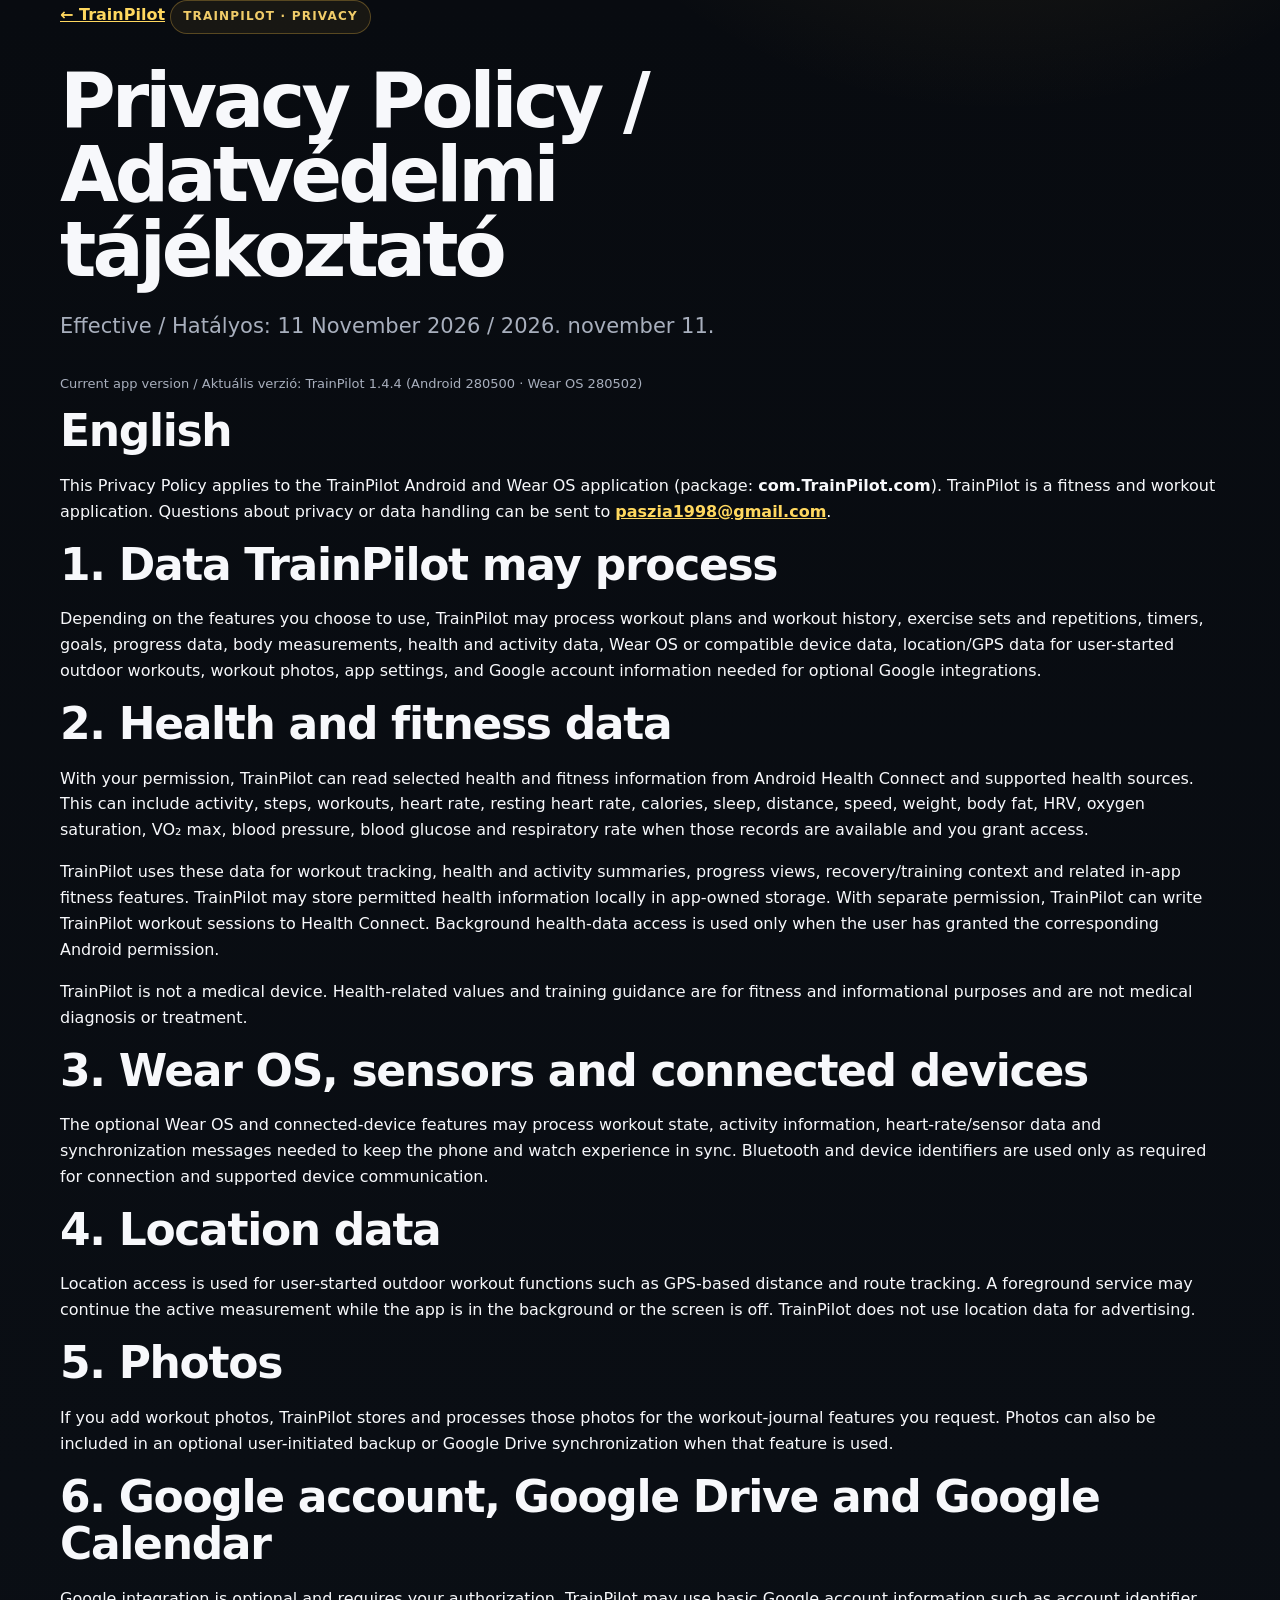
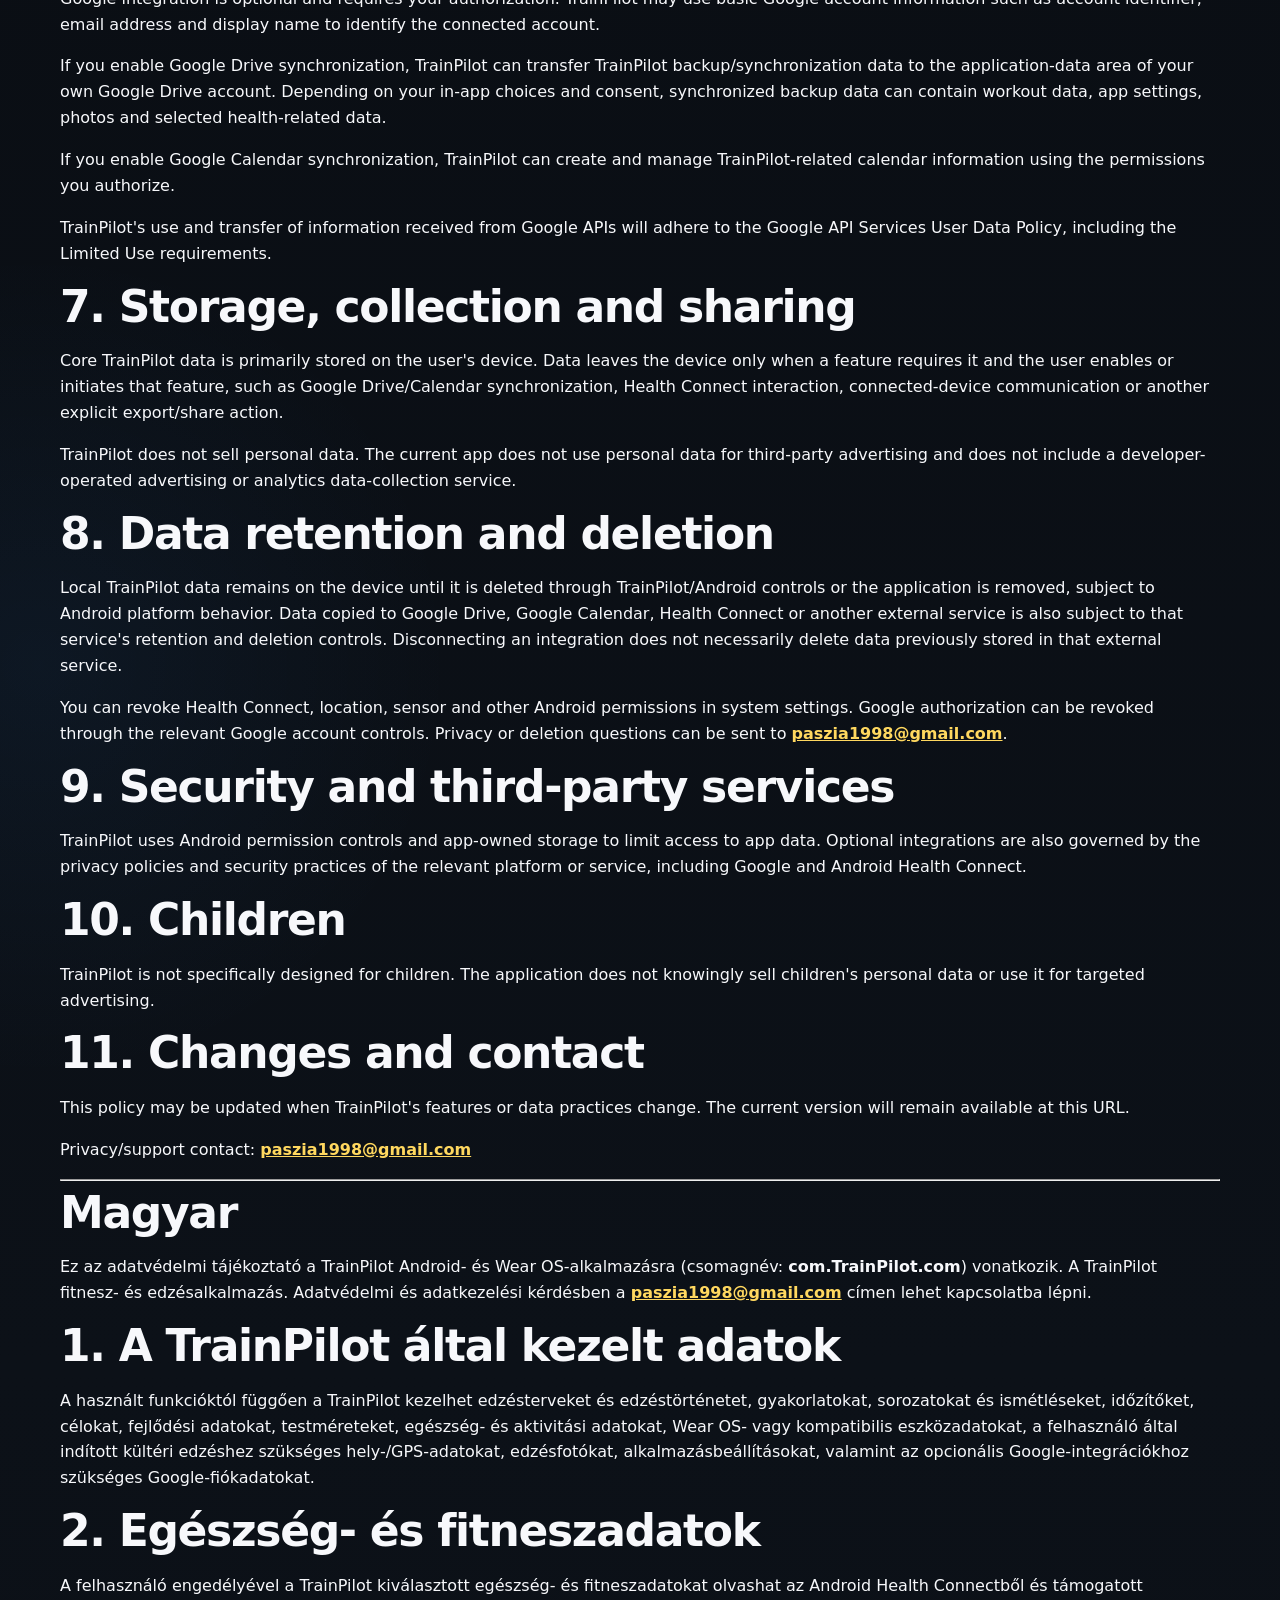
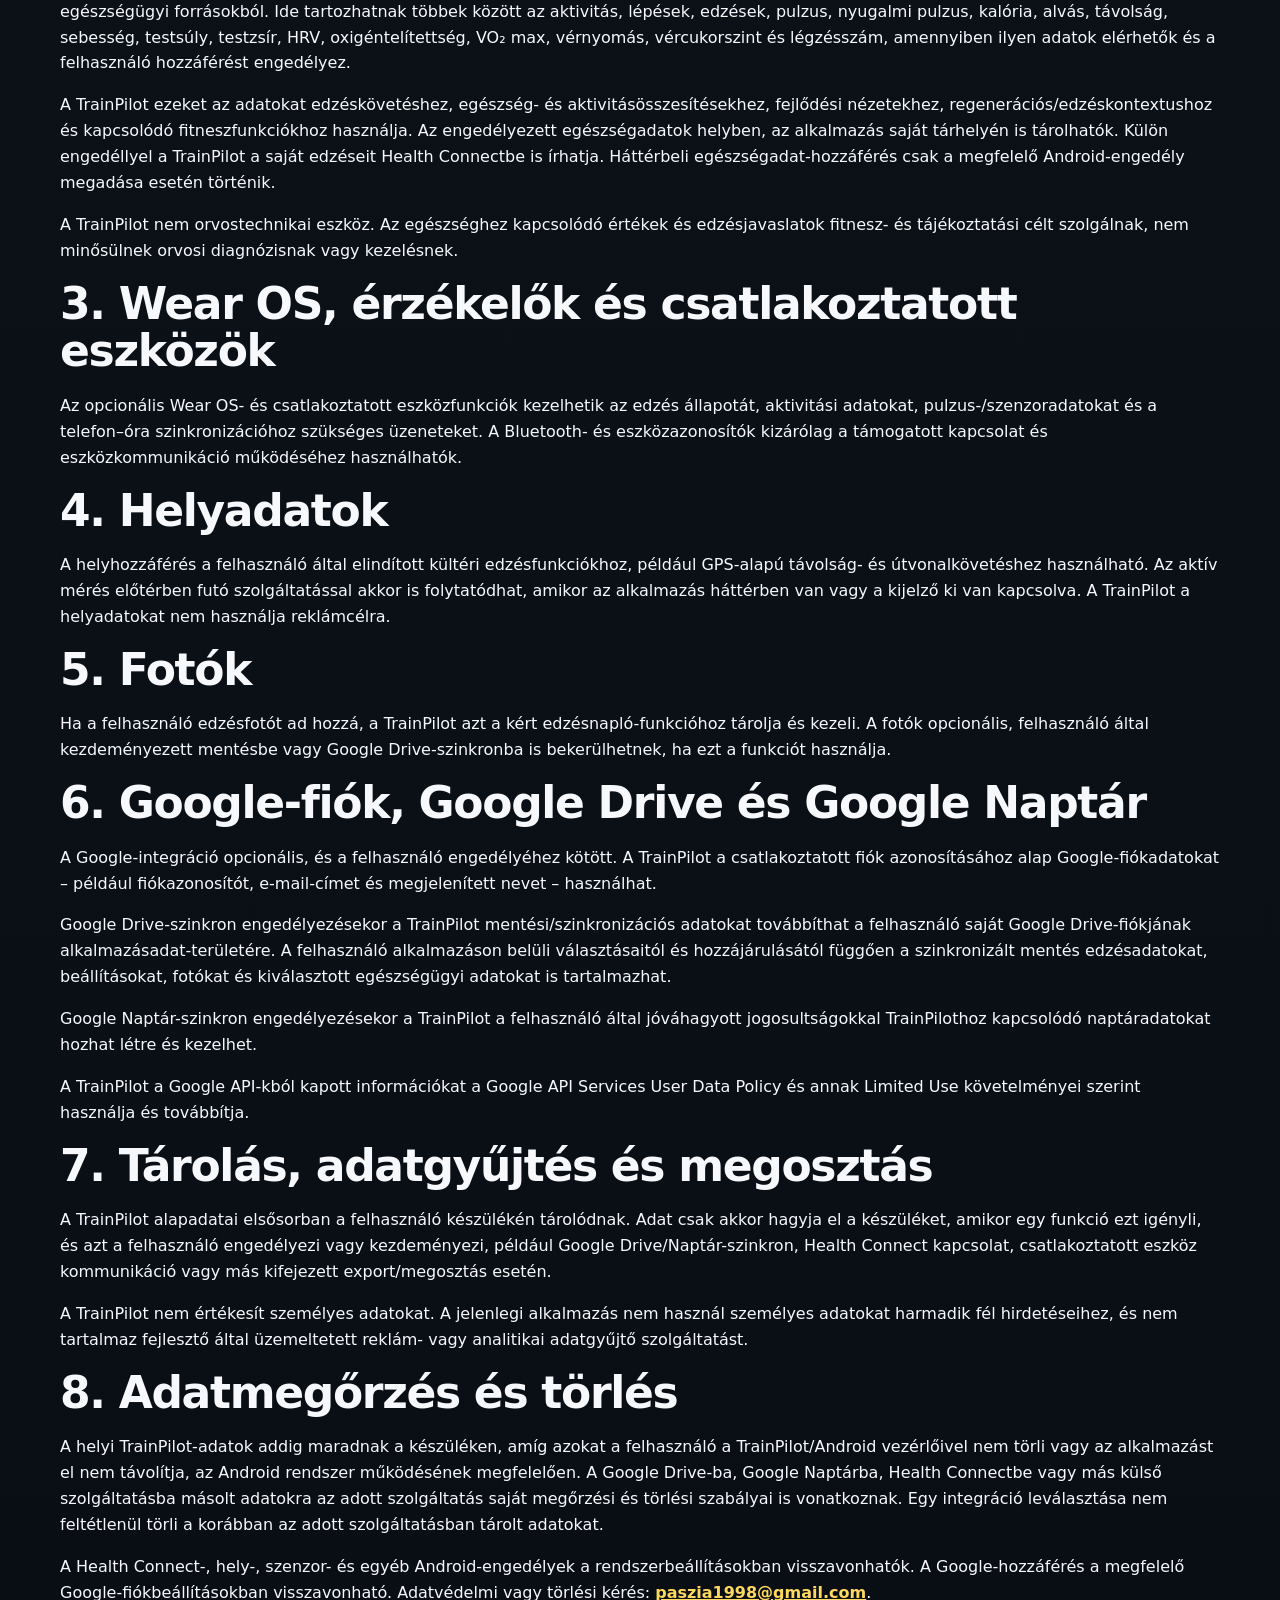
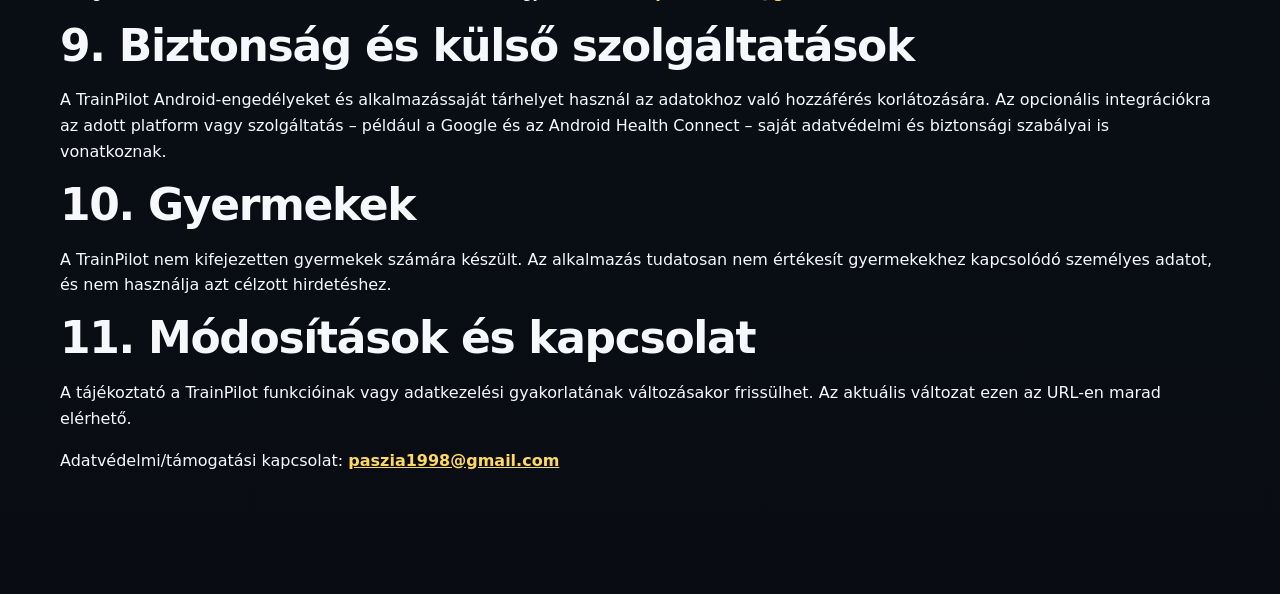
<file: privacy.html>
<!doctype html>
<html lang="en">
<head>
  <meta charset="utf-8">
  <meta name="viewport" content="width=device-width,initial-scale=1,viewport-fit=cover">
  <meta name="theme-color" content="#090c11">
  <meta name="description" content="TrainPilot Privacy Policy — how the Android and Wear OS app handles workout, health, location, wearable, photo and Google integration data.">
  <title>TrainPilot Privacy Policy</title>
  <link rel="icon" href="./favicon.svg" type="image/svg+xml">
  <link rel="stylesheet" href="./styles.css?v=10">
</head>
<body>
<main class="page">
  <div class="wrap policy">
    <a class="text-link" href="./">← TrainPilot</a>
    <span class="eyebrow">TRAINPILOT · PRIVACY</span>
    <h1>Privacy Policy / Adatvédelmi tájékoztató</h1>
    <p class="lead">Effective / Hatályos: 11 November 2026 / 2026. november 11.</p>
    <p class="small muted">Current app version / Aktuális verzió: TrainPilot 1.4.4 (Android 280500 · Wear OS 280502)</p>

    <section>
      <h2>English</h2>
      <p>This Privacy Policy applies to the TrainPilot Android and Wear OS application (package: <strong>com.TrainPilot.com</strong>). TrainPilot is a fitness and workout application. Questions about privacy or data handling can be sent to <a class="text-link" href="mailto:paszia1998@gmail.com">paszia1998@gmail.com</a>.</p>
    </section>

    <section>
      <h2>1. Data TrainPilot may process</h2>
      <p>Depending on the features you choose to use, TrainPilot may process workout plans and workout history, exercise sets and repetitions, timers, goals, progress data, body measurements, health and activity data, Wear OS or compatible device data, location/GPS data for user-started outdoor workouts, workout photos, app settings, and Google account information needed for optional Google integrations.</p>
    </section>

    <section>
      <h2>2. Health and fitness data</h2>
      <p>With your permission, TrainPilot can read selected health and fitness information from Android Health Connect and supported health sources. This can include activity, steps, workouts, heart rate, resting heart rate, calories, sleep, distance, speed, weight, body fat, HRV, oxygen saturation, VO₂ max, blood pressure, blood glucose and respiratory rate when those records are available and you grant access.</p>
      <p>TrainPilot uses these data for workout tracking, health and activity summaries, progress views, recovery/training context and related in-app fitness features. TrainPilot may store permitted health information locally in app-owned storage. With separate permission, TrainPilot can write TrainPilot workout sessions to Health Connect. Background health-data access is used only when the user has granted the corresponding Android permission.</p>
      <p>TrainPilot is not a medical device. Health-related values and training guidance are for fitness and informational purposes and are not medical diagnosis or treatment.</p>
    </section>

    <section>
      <h2>3. Wear OS, sensors and connected devices</h2>
      <p>The optional Wear OS and connected-device features may process workout state, activity information, heart-rate/sensor data and synchronization messages needed to keep the phone and watch experience in sync. Bluetooth and device identifiers are used only as required for connection and supported device communication.</p>
    </section>

    <section>
      <h2>4. Location data</h2>
      <p>Location access is used for user-started outdoor workout functions such as GPS-based distance and route tracking. A foreground service may continue the active measurement while the app is in the background or the screen is off. TrainPilot does not use location data for advertising.</p>
    </section>

    <section>
      <h2>5. Photos</h2>
      <p>If you add workout photos, TrainPilot stores and processes those photos for the workout-journal features you request. Photos can also be included in an optional user-initiated backup or Google Drive synchronization when that feature is used.</p>
    </section>

    <section>
      <h2>6. Google account, Google Drive and Google Calendar</h2>
      <p>Google integration is optional and requires your authorization. TrainPilot may use basic Google account information such as account identifier, email address and display name to identify the connected account.</p>
      <p>If you enable Google Drive synchronization, TrainPilot can transfer TrainPilot backup/synchronization data to the application-data area of your own Google Drive account. Depending on your in-app choices and consent, synchronized backup data can contain workout data, app settings, photos and selected health-related data.</p>
      <p>If you enable Google Calendar synchronization, TrainPilot can create and manage TrainPilot-related calendar information using the permissions you authorize.</p>
      <p>TrainPilot's use and transfer of information received from Google APIs will adhere to the Google API Services User Data Policy, including the Limited Use requirements.</p>
    </section>

    <section>
      <h2>7. Storage, collection and sharing</h2>
      <p>Core TrainPilot data is primarily stored on the user's device. Data leaves the device only when a feature requires it and the user enables or initiates that feature, such as Google Drive/Calendar synchronization, Health Connect interaction, connected-device communication or another explicit export/share action.</p>
      <p>TrainPilot does not sell personal data. The current app does not use personal data for third-party advertising and does not include a developer-operated advertising or analytics data-collection service.</p>
    </section>

    <section>
      <h2>8. Data retention and deletion</h2>
      <p>Local TrainPilot data remains on the device until it is deleted through TrainPilot/Android controls or the application is removed, subject to Android platform behavior. Data copied to Google Drive, Google Calendar, Health Connect or another external service is also subject to that service's retention and deletion controls. Disconnecting an integration does not necessarily delete data previously stored in that external service.</p>
      <p>You can revoke Health Connect, location, sensor and other Android permissions in system settings. Google authorization can be revoked through the relevant Google account controls. Privacy or deletion questions can be sent to <a class="text-link" href="mailto:paszia1998@gmail.com">paszia1998@gmail.com</a>.</p>
    </section>

    <section>
      <h2>9. Security and third-party services</h2>
      <p>TrainPilot uses Android permission controls and app-owned storage to limit access to app data. Optional integrations are also governed by the privacy policies and security practices of the relevant platform or service, including Google and Android Health Connect.</p>
    </section>

    <section>
      <h2>10. Children</h2>
      <p>TrainPilot is not specifically designed for children. The application does not knowingly sell children's personal data or use it for targeted advertising.</p>
    </section>

    <section>
      <h2>11. Changes and contact</h2>
      <p>This policy may be updated when TrainPilot's features or data practices change. The current version will remain available at this URL.</p>
      <p>Privacy/support contact: <a class="text-link" href="mailto:paszia1998@gmail.com">paszia1998@gmail.com</a></p>
    </section>

    <hr>

    <section lang="hu">
      <h2>Magyar</h2>
      <p>Ez az adatvédelmi tájékoztató a TrainPilot Android- és Wear OS-alkalmazásra (csomagnév: <strong>com.TrainPilot.com</strong>) vonatkozik. A TrainPilot fitnesz- és edzésalkalmazás. Adatvédelmi és adatkezelési kérdésben a <a class="text-link" href="mailto:paszia1998@gmail.com">paszia1998@gmail.com</a> címen lehet kapcsolatba lépni.</p>
    </section>

    <section lang="hu">
      <h2>1. A TrainPilot által kezelt adatok</h2>
      <p>A használt funkcióktól függően a TrainPilot kezelhet edzésterveket és edzéstörténetet, gyakorlatokat, sorozatokat és ismétléseket, időzítőket, célokat, fejlődési adatokat, testméreteket, egészség- és aktivitási adatokat, Wear OS- vagy kompatibilis eszközadatokat, a felhasználó által indított kültéri edzéshez szükséges hely-/GPS-adatokat, edzésfotókat, alkalmazásbeállításokat, valamint az opcionális Google-integrációkhoz szükséges Google-fiókadatokat.</p>
    </section>

    <section lang="hu">
      <h2>2. Egészség- és fitneszadatok</h2>
      <p>A felhasználó engedélyével a TrainPilot kiválasztott egészség- és fitneszadatokat olvashat az Android Health Connectből és támogatott egészségügyi forrásokból. Ide tartozhatnak többek között az aktivitás, lépések, edzések, pulzus, nyugalmi pulzus, kalória, alvás, távolság, sebesség, testsúly, testzsír, HRV, oxigéntelítettség, VO₂ max, vérnyomás, vércukorszint és légzésszám, amennyiben ilyen adatok elérhetők és a felhasználó hozzáférést engedélyez.</p>
      <p>A TrainPilot ezeket az adatokat edzéskövetéshez, egészség- és aktivitásösszesítésekhez, fejlődési nézetekhez, regenerációs/edzéskontextushoz és kapcsolódó fitneszfunkciókhoz használja. Az engedélyezett egészségadatok helyben, az alkalmazás saját tárhelyén is tárolhatók. Külön engedéllyel a TrainPilot a saját edzéseit Health Connectbe is írhatja. Háttérbeli egészségadat-hozzáférés csak a megfelelő Android-engedély megadása esetén történik.</p>
      <p>A TrainPilot nem orvostechnikai eszköz. Az egészséghez kapcsolódó értékek és edzésjavaslatok fitnesz- és tájékoztatási célt szolgálnak, nem minősülnek orvosi diagnózisnak vagy kezelésnek.</p>
    </section>

    <section lang="hu">
      <h2>3. Wear OS, érzékelők és csatlakoztatott eszközök</h2>
      <p>Az opcionális Wear OS- és csatlakoztatott eszközfunkciók kezelhetik az edzés állapotát, aktivitási adatokat, pulzus-/szenzoradatokat és a telefon–óra szinkronizációhoz szükséges üzeneteket. A Bluetooth- és eszközazonosítók kizárólag a támogatott kapcsolat és eszközkommunikáció működéséhez használhatók.</p>
    </section>

    <section lang="hu">
      <h2>4. Helyadatok</h2>
      <p>A helyhozzáférés a felhasználó által elindított kültéri edzésfunkciókhoz, például GPS-alapú távolság- és útvonalkövetéshez használható. Az aktív mérés előtérben futó szolgáltatással akkor is folytatódhat, amikor az alkalmazás háttérben van vagy a kijelző ki van kapcsolva. A TrainPilot a helyadatokat nem használja reklámcélra.</p>
    </section>

    <section lang="hu">
      <h2>5. Fotók</h2>
      <p>Ha a felhasználó edzésfotót ad hozzá, a TrainPilot azt a kért edzésnapló-funkcióhoz tárolja és kezeli. A fotók opcionális, felhasználó által kezdeményezett mentésbe vagy Google Drive-szinkronba is bekerülhetnek, ha ezt a funkciót használja.</p>
    </section>

    <section lang="hu">
      <h2>6. Google-fiók, Google Drive és Google Naptár</h2>
      <p>A Google-integráció opcionális, és a felhasználó engedélyéhez kötött. A TrainPilot a csatlakoztatott fiók azonosításához alap Google-fiókadatokat – például fiókazonosítót, e-mail-címet és megjelenített nevet – használhat.</p>
      <p>Google Drive-szinkron engedélyezésekor a TrainPilot mentési/szinkronizációs adatokat továbbíthat a felhasználó saját Google Drive-fiókjának alkalmazásadat-területére. A felhasználó alkalmazáson belüli választásaitól és hozzájárulásától függően a szinkronizált mentés edzésadatokat, beállításokat, fotókat és kiválasztott egészségügyi adatokat is tartalmazhat.</p>
      <p>Google Naptár-szinkron engedélyezésekor a TrainPilot a felhasználó által jóváhagyott jogosultságokkal TrainPilothoz kapcsolódó naptáradatokat hozhat létre és kezelhet.</p>
      <p>A TrainPilot a Google API-kból kapott információkat a Google API Services User Data Policy és annak Limited Use követelményei szerint használja és továbbítja.</p>
    </section>

    <section lang="hu">
      <h2>7. Tárolás, adatgyűjtés és megosztás</h2>
      <p>A TrainPilot alapadatai elsősorban a felhasználó készülékén tárolódnak. Adat csak akkor hagyja el a készüléket, amikor egy funkció ezt igényli, és azt a felhasználó engedélyezi vagy kezdeményezi, például Google Drive/Naptár-szinkron, Health Connect kapcsolat, csatlakoztatott eszköz kommunikáció vagy más kifejezett export/megosztás esetén.</p>
      <p>A TrainPilot nem értékesít személyes adatokat. A jelenlegi alkalmazás nem használ személyes adatokat harmadik fél hirdetéseihez, és nem tartalmaz fejlesztő által üzemeltetett reklám- vagy analitikai adatgyűjtő szolgáltatást.</p>
    </section>

    <section lang="hu">
      <h2>8. Adatmegőrzés és törlés</h2>
      <p>A helyi TrainPilot-adatok addig maradnak a készüléken, amíg azokat a felhasználó a TrainPilot/Android vezérlőivel nem törli vagy az alkalmazást el nem távolítja, az Android rendszer működésének megfelelően. A Google Drive-ba, Google Naptárba, Health Connectbe vagy más külső szolgáltatásba másolt adatokra az adott szolgáltatás saját megőrzési és törlési szabályai is vonatkoznak. Egy integráció leválasztása nem feltétlenül törli a korábban az adott szolgáltatásban tárolt adatokat.</p>
      <p>A Health Connect-, hely-, szenzor- és egyéb Android-engedélyek a rendszerbeállításokban visszavonhatók. A Google-hozzáférés a megfelelő Google-fiókbeállításokban visszavonható. Adatvédelmi vagy törlési kérés: <a class="text-link" href="mailto:paszia1998@gmail.com">paszia1998@gmail.com</a>.</p>
    </section>

    <section lang="hu">
      <h2>9. Biztonság és külső szolgáltatások</h2>
      <p>A TrainPilot Android-engedélyeket és alkalmazássaját tárhelyet használ az adatokhoz való hozzáférés korlátozására. Az opcionális integrációkra az adott platform vagy szolgáltatás – például a Google és az Android Health Connect – saját adatvédelmi és biztonsági szabályai is vonatkoznak.</p>
    </section>

    <section lang="hu">
      <h2>10. Gyermekek</h2>
      <p>A TrainPilot nem kifejezetten gyermekek számára készült. Az alkalmazás tudatosan nem értékesít gyermekekhez kapcsolódó személyes adatot, és nem használja azt célzott hirdetéshez.</p>
    </section>

    <section lang="hu">
      <h2>11. Módosítások és kapcsolat</h2>
      <p>A tájékoztató a TrainPilot funkcióinak vagy adatkezelési gyakorlatának változásakor frissülhet. Az aktuális változat ezen az URL-en marad elérhető.</p>
      <p>Adatvédelmi/támogatási kapcsolat: <a class="text-link" href="mailto:paszia1998@gmail.com">paszia1998@gmail.com</a></p>
    </section>
  </div>
</main>
</body>
</html>
</file>
<file: styles.css>
:root{
  color-scheme:dark;
  --bg:#090c11;--panel:#111720;--panel2:#161d28;--text:#f7f8fb;--muted:#a8afbd;
  --line:#293343;--accent:#d6a83f;--accent2:#ffd85f;--max:1160px;
}
*{box-sizing:border-box}
html{scroll-behavior:smooth}
body{
  margin:0;padding-bottom:104px;overflow-x:hidden;
  font:16px/1.62 Inter,ui-sans-serif,system-ui,-apple-system,BlinkMacSystemFont,"Segoe UI",sans-serif;
  color:var(--text);
  background:
    radial-gradient(circle at 78% -8%,rgba(214,168,63,.18),transparent 34rem),
    radial-gradient(circle at 3% 42%,rgba(54,152,255,.06),transparent 26rem),
    linear-gradient(180deg,#080b10 0%,#0c1118 55%,#090d13 100%);
}
a{color:inherit}
.wrap{width:min(var(--max),calc(100% - 48px));margin:auto}
.sr-only{position:absolute;width:1px;height:1px;padding:0;margin:-1px;overflow:hidden;clip:rect(0,0,0,0);white-space:nowrap;border:0}

/* Floating navigation based on the update-design-and-images proposal. */
.bottom-nav{
  position:fixed;left:50%;bottom:22px;transform:translateX(-50%);z-index:1000;
  max-width:calc(100% - 24px);padding:8px;
  border:1px solid rgba(255,255,255,.12);border-radius:24px;
  background:rgba(16,22,31,.88);backdrop-filter:blur(18px);-webkit-backdrop-filter:blur(18px);
  box-shadow:0 18px 55px rgba(0,0,0,.45);
}
.bottom-nav-inner{display:flex;align-items:center;justify-content:center;gap:4px}
.nav-item{
  min-width:74px;height:58px;padding:7px 10px;border-radius:17px;
  display:flex;flex-direction:column;align-items:center;justify-content:center;gap:3px;
  color:var(--muted);text-decoration:none;font-size:11px;font-weight:800;white-space:nowrap;
}
.nav-item:hover{background:rgba(255,255,255,.055);color:var(--text)}
.nav-item svg{width:22px;height:22px;fill:currentColor}
.lang-item{min-width:66px}
.lang-select{
  width:54px;height:36px;border:1px solid var(--line);border-radius:10px;padding:0 7px;
  background:#121925;color:var(--text);font-weight:850;cursor:pointer;
}
.lang-select option{background:#121925;color:var(--text)}

.hero{padding:88px 0 76px}
.hero-grid{display:grid;grid-template-columns:minmax(0,1.04fr) minmax(390px,.96fr);gap:64px;align-items:center}
.eyebrow{
  display:inline-flex;min-height:34px;align-items:center;padding:6px 12px;border-radius:999px;
  border:1px solid rgba(214,168,63,.34);background:rgba(214,168,63,.08);
  color:#f1cc69;font-size:12px;font-weight:900;letter-spacing:.1em;text-transform:uppercase;
}
.trainpilot-lockup{display:flex;align-items:center;gap:18px;margin-top:26px}
.trainpilot-lockup img{width:76px;height:76px;border-radius:21px;object-fit:cover;box-shadow:0 15px 50px rgba(214,168,63,.2)}
.tp-name{display:block;font-size:clamp(38px,4.8vw,58px);font-weight:950;line-height:.95;letter-spacing:-.045em}.tp-name span{color:var(--accent2)}
.tp-tagline{display:block;margin-top:8px;color:var(--muted);font-weight:760;letter-spacing:.075em}
h1{font-size:clamp(48px,6vw,76px);line-height:.98;letter-spacing:-.052em;margin:30px 0 22px;max-width:770px}
h2{font-size:clamp(30px,3.8vw,44px);line-height:1.08;letter-spacing:-.03em;margin:0 0 18px}
h3{font-size:20px;margin:0 0 10px}
.lead{font-size:clamp(18px,1.8vw,21px);color:var(--muted);max-width:760px;margin:0 0 30px}
.actions{display:flex;flex-wrap:wrap;gap:12px}
.btn{
  min-height:48px;padding:0 19px;border-radius:13px;border:1px solid var(--line);
  display:inline-flex;align-items:center;justify-content:center;text-decoration:none;font-weight:850;
}
.btn.primary{background:linear-gradient(135deg,#ffdf73,var(--accent));color:#111318;border-color:transparent;box-shadow:0 12px 34px rgba(214,168,63,.18)}
.btn.secondary{background:rgba(255,255,255,.025)}
.hero-image{display:flex;align-items:center;justify-content:center;min-width:0}
.hero-image img{
  display:block;width:min(100%,500px);height:auto;border-radius:28px;
  box-shadow:0 34px 86px rgba(0,0,0,.46),0 0 55px rgba(214,168,63,.1);
}

.section{padding:76px 0;border-top:1px solid rgba(255,255,255,.065)}
.section-heading{max-width:780px;margin-bottom:30px}.section-heading.compact{max-width:720px}
.product-grid{display:grid;grid-template-columns:minmax(0,1.15fr) minmax(340px,.85fr);gap:22px}
.product-panel{
  padding:32px;border:1px solid var(--line);border-radius:22px;
  background:linear-gradient(180deg,rgba(255,255,255,.045),rgba(255,255,255,.017));
  box-shadow:0 20px 60px rgba(0,0,0,.18);
}
.product-title{display:flex;align-items:center;gap:17px;margin-bottom:22px}
.product-title img{width:68px;height:68px;border-radius:18px;object-fit:cover}.product-title h2{margin:10px 0 0}
.muted{color:var(--muted)}
.facts-grid{display:grid;grid-template-columns:1fr 1fr;gap:12px}
.fact{
  min-height:115px;padding:18px;border:1px solid var(--line);border-radius:17px;
  background:linear-gradient(180deg,#151c27,#111720);
  display:flex;flex-direction:column;justify-content:space-between;gap:15px;
}
.fact span{color:var(--muted);font-size:14px;font-weight:760}.fact b{color:var(--accent2);font-size:18px}

.promo-section{padding:12px 0 76px}
.promo-landscape{
  display:block;width:100%;height:auto;max-height:620px;object-fit:cover;object-position:center;
  border-radius:26px;border:1px solid rgba(255,255,255,.08);
  box-shadow:0 28px 80px rgba(0,0,0,.32);
}

.gallery-scroll{
  display:grid;grid-auto-flow:column;grid-auto-columns:minmax(235px,280px);
  gap:18px;overflow-x:auto;padding:2px 2px 22px;scroll-snap-type:x mandatory;
  scrollbar-width:thin;scrollbar-color:#39475d transparent;
}
.gallery-card{
  margin:0;scroll-snap-align:start;overflow:hidden;border:1px solid var(--line);border-radius:24px;
  background:linear-gradient(180deg,#121925,#0c1118);box-shadow:0 18px 48px rgba(0,0,0,.24);
}
.gallery-viewport{
  width:100%;aspect-ratio:1 / 2;overflow:hidden;background:#080c12;
}
.gallery-viewport img{
  display:block;width:100%;height:100%;object-fit:cover;object-position:center top;
}
.gallery-subtitle{margin:26px 0 12px;font-size:18px}
.gallery-scroll.watch{grid-auto-columns:minmax(180px,210px)}
.gallery-card.watch .gallery-viewport{aspect-ratio:1 / 1;background:#000;padding:10px}
.gallery-card.watch .gallery-viewport img{object-fit:contain;border-radius:50%}
.gallery-card figcaption{padding:13px 15px;color:#dbe0e8;font-size:14px;font-weight:800}

.feature-grid{display:grid;grid-template-columns:repeat(3,minmax(0,1fr));gap:16px}
.card{
  padding:24px;border:1px solid var(--line);border-radius:18px;
  background:linear-gradient(180deg,rgba(255,255,255,.035),rgba(255,255,255,.014));
  box-shadow:0 18px 48px rgba(0,0,0,.13);
}
.card-icon{
  display:inline-flex;align-items:center;justify-content:center;width:36px;height:28px;margin-bottom:16px;
  border-radius:999px;border:1px solid rgba(214,168,63,.26);background:rgba(214,168,63,.1);
  color:var(--accent2);font-size:11px;font-weight:900;
}
.card p{color:var(--muted);margin-bottom:0}
.privacy-band{display:flex;align-items:flex-end;justify-content:space-between;gap:40px}.privacy-band .lead{margin-bottom:0}

footer{border-top:1px solid rgba(255,255,255,.065);padding:30px 0 26px;color:var(--muted)}
.footer-inner{display:flex;justify-content:space-between;gap:20px;flex-wrap:wrap}.small{font-size:13px}

@media(max-width:980px){
  .hero-grid{grid-template-columns:1fr;gap:38px}.hero-copy{max-width:760px}.hero-image{max-width:620px;margin:auto}
  .product-grid{grid-template-columns:1fr}.feature-grid{grid-template-columns:1fr 1fr}
}
@media(max-width:720px){
  body{padding-bottom:96px}.wrap{width:min(var(--max),calc(100% - 30px))}
  .bottom-nav{bottom:max(10px,env(safe-area-inset-bottom));padding:6px;max-width:calc(100% - 16px);border-radius:21px}
  .bottom-nav-inner{gap:1px}.nav-item{min-width:58px;height:54px;padding:6px;font-size:9px}.nav-item svg{width:20px;height:20px}.lang-item{min-width:55px}.lang-select{width:48px;height:34px;font-size:12px}
  .hero{padding:52px 0 58px}.hero-grid{gap:30px}.trainpilot-lockup img{width:62px;height:62px;border-radius:18px}.tp-name{font-size:39px}.tp-tagline{font-size:13px}
  h1{font-size:clamp(44px,12vw,59px)}.lead{font-size:17px}
  .hero-image img{width:100%;max-width:520px;border-radius:22px}
  .section{padding:60px 0}.facts-grid{grid-template-columns:1fr 1fr}.feature-grid{grid-template-columns:1fr}
  .promo-section{padding-bottom:58px}.promo-landscape{border-radius:20px}
  .gallery-scroll{grid-auto-columns:minmax(225px,78vw)}
  .privacy-band{align-items:flex-start;flex-direction:column;gap:24px}
}
@media(max-width:480px){
  .wrap{width:min(var(--max),calc(100% - 24px))}.nav-item{min-width:52px}.bottom-nav-inner{max-width:100%}
  .trainpilot-lockup{gap:12px}.trainpilot-lockup img{width:56px;height:56px}.tp-name{font-size:35px}.tp-tagline{font-size:11px}
  h1{font-size:44px}.facts-grid{grid-template-columns:1fr}.product-panel{padding:23px}
  .gallery-scroll{grid-auto-columns:82vw}
}

/* Expandable support/privacy panels */
.info-section{padding-top:22px;padding-bottom:22px}
.info-details{border:1px solid var(--line);border-radius:22px;background:linear-gradient(180deg,#121925,#0d131b);overflow:hidden;scroll-margin-top:24px}
.info-details summary{list-style:none;cursor:pointer;padding:24px 26px;display:flex;align-items:center;justify-content:space-between;gap:24px;user-select:none}
.info-details summary::-webkit-details-marker{display:none}
.info-summary-copy{display:grid;gap:8px}
.info-summary-copy>strong{font-size:clamp(26px,3.2vw,38px);line-height:1.05;letter-spacing:-.025em}
.info-summary-copy>span:last-child{color:var(--muted);font-size:16px}
.details-chevron{flex:0 0 auto;width:42px;height:42px;border-radius:13px;border:1px solid var(--line);background:var(--panel2);display:grid;place-items:center;color:var(--accent2);font-size:27px;line-height:1;transition:transform .2s ease}
.info-details[open] .details-chevron{transform:rotate(180deg)}
.info-content{padding:2px 26px 30px;border-top:1px solid rgba(255,255,255,.06)}
.info-content.policy{max-width:none}
.info-content.policy section{margin:34px 0}
.info-content.policy h2{font-size:24px;margin:0 0 12px}
.info-content.policy p,.info-content.policy li{color:#d5dae3}
.info-content.policy ul{padding-left:22px}
.support-contact{display:grid;grid-template-columns:86px 1fr;gap:20px;align-items:center;padding:24px;margin-top:28px;border:1px solid var(--line);border-radius:19px;background:rgba(255,255,255,.025)}
.support-logo img{display:block;width:76px;height:76px;border-radius:20px;object-fit:cover}
.contact-link,.text-link{color:var(--accent2);font-weight:850}

/* Gallery lightbox */
.gallery-viewport{cursor:zoom-in}
.lightbox{width:100vw;height:100dvh;max-width:none;max-height:none;margin:0;padding:0;border:0;background:rgba(4,6,9,.96);color:var(--text);overflow:hidden}
.lightbox::backdrop{background:rgba(4,6,9,.94)}
.lightbox[open]{display:grid;place-items:center}
.lightbox-stage{position:relative;width:100%;height:100%;display:flex;flex-direction:column;align-items:center;justify-content:center;padding:54px 18px 24px}
.lightbox-viewport{height:min(86dvh,calc(100dvh - 92px));aspect-ratio:1 / 2;max-width:92vw;overflow:hidden;border-radius:20px;border:1px solid rgba(255,255,255,.13);background:#080c12;box-shadow:0 28px 80px rgba(0,0,0,.55)}
.lightbox-viewport img{display:block;width:100%;height:100%;object-fit:cover;object-position:center bottom}
.lightbox-caption{margin-top:12px;color:#dce1e9;font-weight:800;text-align:center}
.lightbox-close{position:fixed;z-index:2;right:max(18px,env(safe-area-inset-right));top:max(18px,env(safe-area-inset-top));width:46px;height:46px;border:1px solid rgba(255,255,255,.15);border-radius:14px;background:#1b222e;color:#fff;font-size:30px;line-height:1;cursor:pointer}

@media(max-width:720px){
  .info-details summary{padding:20px}.info-content{padding:2px 20px 25px}.support-contact{grid-template-columns:1fr}
  .lightbox-stage{padding:58px 10px 18px}.lightbox-viewport{height:min(84dvh,calc(100dvh - 100px));border-radius:16px}
}

.icon-sprite{position:absolute;width:0;height:0;overflow:hidden}
.site-icon,.fact-icon svg,.card-icon svg{width:24px;height:24px;fill:none;stroke:currentColor;stroke-width:1.8;stroke-linecap:round;stroke-linejoin:round}
.lang-item{position:relative}
.lang-item::after{content:"⌄";position:absolute;right:8px;top:50%;transform:translateY(-54%);color:var(--muted);font-size:14px;pointer-events:none}
.lang-select{-webkit-appearance:none;appearance:none;width:70px;padding:0 25px 0 10px;text-align:center;text-align-last:center}
.fact{display:grid;grid-template-columns:48px 1fr;align-items:center;gap:14px;min-height:115px}
.fact>div{display:flex;flex-direction:column;justify-content:space-between;gap:10px;min-width:0}
.fact-icon{width:46px;height:46px;border-radius:14px;display:grid;place-items:center;color:var(--accent2);background:rgba(214,168,63,.09);border:1px solid rgba(214,168,63,.28)}
.fact-icon svg{width:25px;height:25px}
.card-icon{width:42px;height:42px;border-radius:13px}
.card-icon svg{width:23px;height:23px}
.lightbox-nav{position:fixed;z-index:3;top:50%;transform:translateY(-50%);width:56px;height:72px;border:1px solid rgba(255,255,255,.16);border-radius:16px;background:rgba(20,27,38,.88);color:#fff;font-size:48px;line-height:1;display:grid;place-items:center;cursor:pointer;backdrop-filter:blur(10px)}
.lightbox-prev{left:max(18px,env(safe-area-inset-left))}
.lightbox-next{right:max(18px,env(safe-area-inset-right))}
.lightbox-nav:hover{background:rgba(214,168,63,.2);border-color:rgba(214,168,63,.45);color:var(--accent2)}
@media(max-width:720px){
  .lang-select{width:62px;padding-left:7px;padding-right:22px}
  .lang-item::after{right:6px}
  .lightbox-nav{width:44px;height:58px;border-radius:13px;font-size:38px}
  .lightbox-prev{left:7px}.lightbox-next{right:7px}
}
</file>
